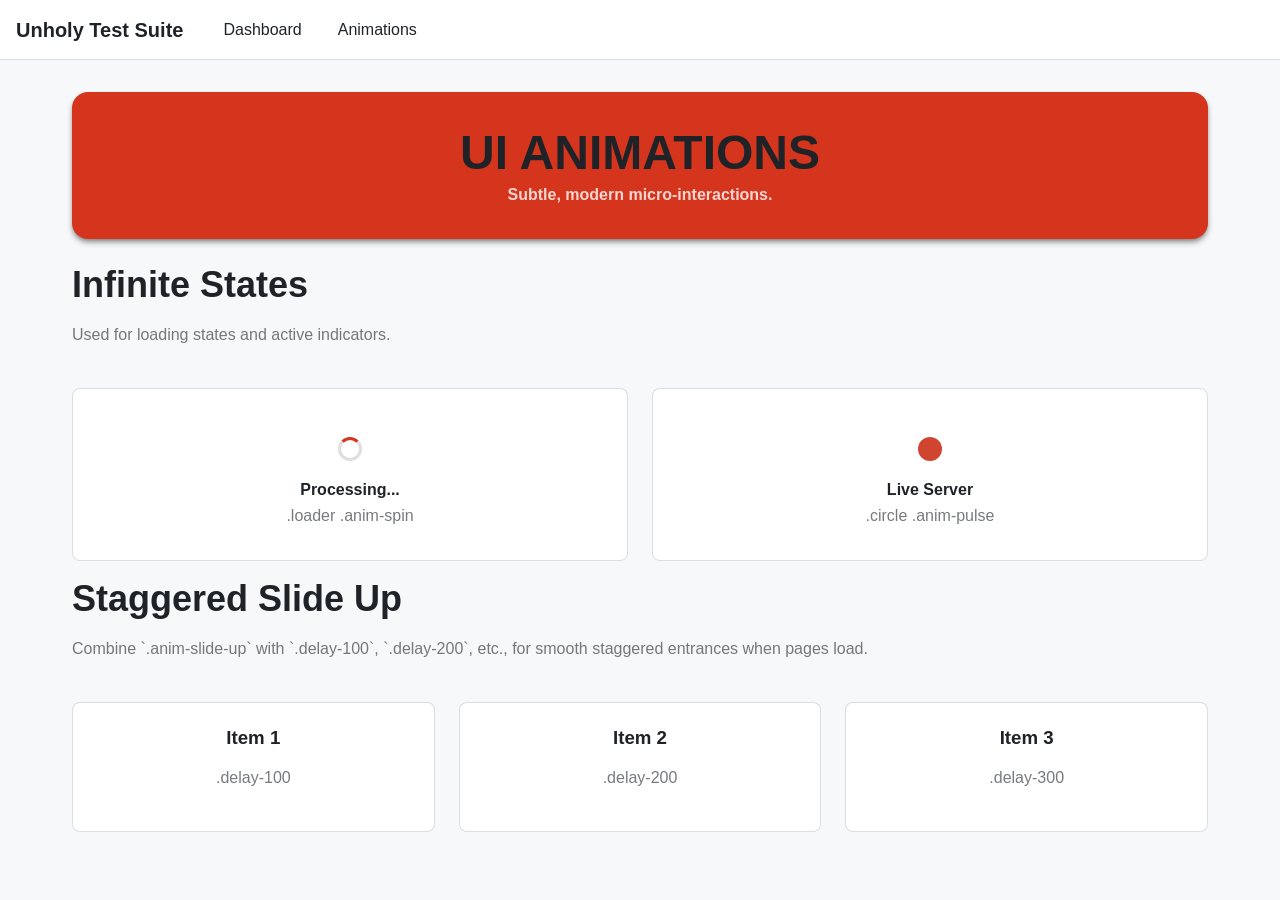
<file: test/test-animations.html>
<!DOCTYPE html>
<html lang="en">
<head>
    <meta charset="UTF-8">
    <meta name="viewport" content="width=device-width, initial-scale=1.0">
    <title>Test: Animations</title>
    <link rel="stylesheet" href="../unholy-core.css">
    <link rel="stylesheet" href="../unholy-utility.css">
    <link rel="stylesheet" href="../unholy-navigation.css">
    <!-- Import the new animations library -->
    <link rel="stylesheet" href="../unholy-animations.css">
</head>
<body>

    <nav class="navbar">
        <a href="index.html" class="nav-brand">Unholy Test Suite</a>
        <div class="nav-links">
            <a href="index.html" class="nav-item">Dashboard</a>
            <a href="test-animations.html" class="nav-item active">Animations</a>
        </div>
    </nav>

    <div class="container my-4">
        
        <!-- Header animates in immediately -->
        <div class="bg-main text-center shadow curved p-4 my-3 anim-slide-up">
            <h1 class="m-0 text-uppercase">UI Animations</h1>
            <p class="font-bold m-0" style="color: rgba(255,255,255,0.8);">Subtle, modern micro-interactions.</p>
        </div>

        <div class="row">
            <div class="box-large">
                <h2>Infinite States</h2>
                <p class="text-muted">Used for loading states and active indicators.</p>
            </div>
        </div>

        <div class="row items-center my-2 text-center">
            <div class="box-medium">
                <div class="card items-center justify-center p-4">
                    <!-- The Spinner -->
                    <div class="loader anim-spin my-2"></div>
                    <p class="font-bold m-0">Processing...</p>
                    <p class="text-muted text-sm m-0">.loader .anim-spin</p>
                </div>
            </div>
            
            <div class="box-medium">
                <div class="card items-center justify-center p-4">
                    <!-- The Pulse -->
                    <div class="circle anim-pulse my-2" style="width: 1.5rem; height: 1.5rem; background-color: var(--unholy-secondary);"></div>
                    <p class="font-bold m-0">Live Server</p>
                    <p class="text-muted text-sm m-0">.circle .anim-pulse</p>
                </div>
            </div>
        </div>

        <div class="row mt-4">
            <div class="box-large">
                <h2>Staggered Slide Up</h2>
                <p class="text-muted">Combine `.anim-slide-up` with `.delay-100`, `.delay-200`, etc., for smooth staggered entrances when pages load.</p>
            </div>
        </div>

        <div class="row">
            <!-- Card 1: 100ms delay -->
            <div class="box-small anim-slide-up delay-100">
                <div class="card text-center">
                    <h3 class="m-0">Item 1</h3>
                    <p class="text-muted my-2">.delay-100</p>
                </div>
            </div>
            
            <!-- Card 2: 200ms delay -->
            <div class="box-small anim-slide-up delay-200">
                <div class="card text-center">
                    <h3 class="m-0">Item 2</h3>
                    <p class="text-muted my-2">.delay-200</p>
                </div>
            </div>
            
            <!-- Card 3: 300ms delay -->
            <div class="box-small anim-slide-up delay-300">
                <div class="card text-center">
                    <h3 class="m-0">Item 3</h3>
                    <p class="text-muted my-2">.delay-300</p>
                </div>
            </div>
        </div>

    </div>

</body>
</html>
</file>
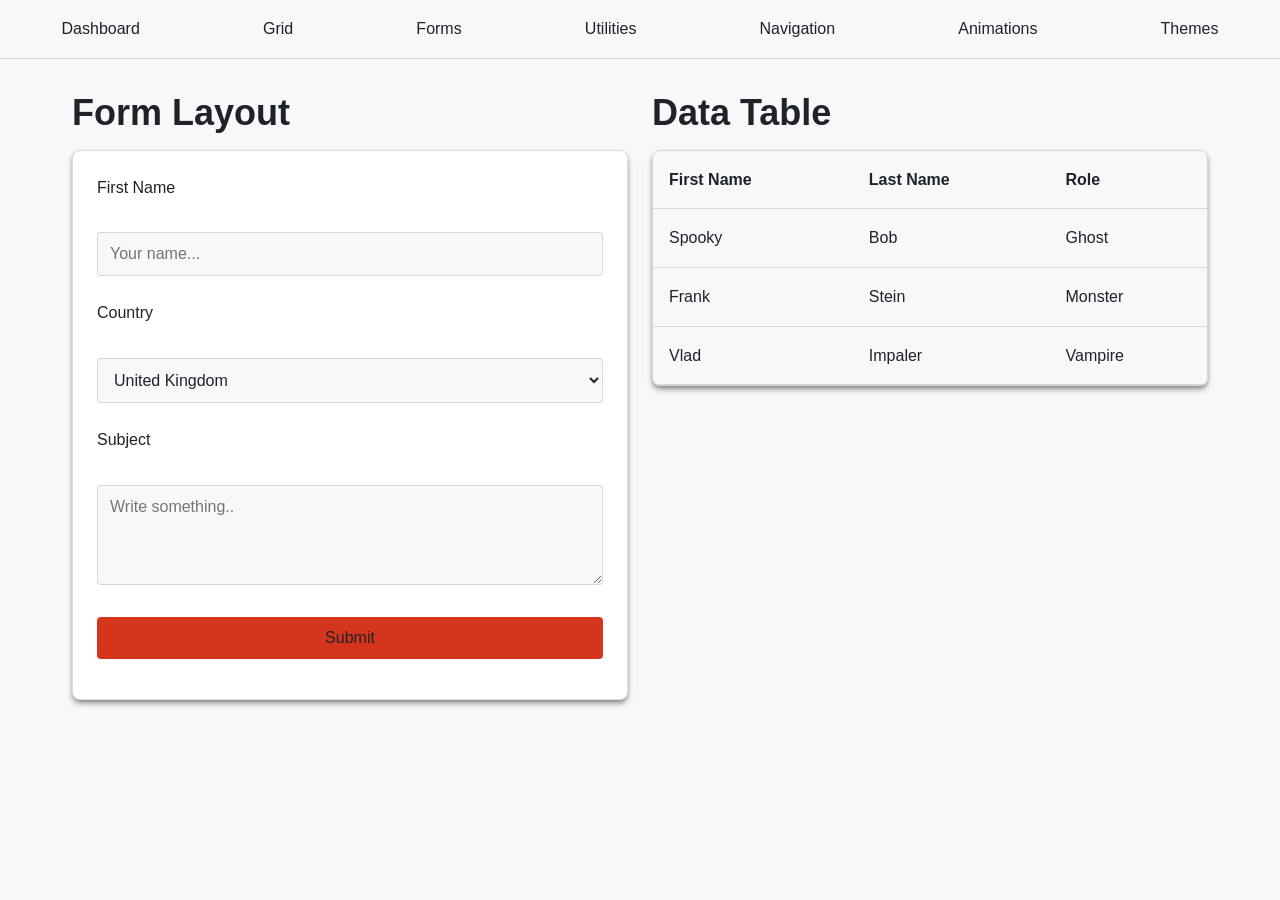
<file: test/test-forms.html>
<!DOCTYPE html>
<html lang="en">
<head>
    <meta charset="UTF-8">
    <meta name="viewport" content="width=device-width, initial-scale=1.0">
    <title>Test: Forms & Tables</title>
    <link rel="stylesheet" href="../unholy-core.css">
    <link rel="stylesheet" href="../unholy-utility.css">
    <link rel="stylesheet" href="../unholy-navigation.css">
    <link rel="stylesheet" href="../unholy-animations.css">
</head>
<body>

<nav id="hamnav">
    <label for="hamburger">&#9776; Main Menu</label>
    <input type="checkbox" id="hamburger"/>
    
    <div id="hamitems">
            <a href="index.html" class="nav-item">Dashboard</a>
            <a href="test-grid.html" class="nav-item">Grid</a>
            <a href="test-forms.html" class="nav-item active">Forms</a>
            <a href="test-utilities.html" class="nav-item">Utilities</a>
            <a href="test-navigation.html" class="nav-item">Navigation</a>
            <a href="test-animations.html" class="nav-item">Animations</a>
            <a href="test-themes.html" class="nav-item">Themes</a>
    </div>
</nav>
    <div class="container my-4">
        <div class="row">
            
            <div class="box-medium">
                <h2>Form Layout</h2>
                <div class="card shadow rounded border-thin">
                    <div class="card-content">
                        <form>
                            <div class="row">
                                <div class="col-25">
                                    <label for="fname">First Name</label>
                                </div>
                                <div class="col-75">
                                    <input type="text" id="fname" name="firstname" placeholder="Your name...">
                                </div>
                            </div>
                            <div class="row">
                                <div class="col-25">
                                    <label for="country">Country</label>
                                </div>
                                <div class="col-75">
                                    <select id="country" name="country">
                                        <option value="uk">United Kingdom</option>
                                        <option value="us">United States</option>
                                    </select>
                                </div>
                            </div>
                            <div class="row">
                                <div class="col-25">
                                    <label for="subject">Subject</label>
                                </div>
                                <div class="col-75">
                                    <textarea id="subject" name="subject" placeholder="Write something.." style="height:100px"></textarea>
                                </div>
                            </div>
                            <div class="row justify-between items-center my-2">
                                <input type="submit" value="Submit">
                            </div>
                        </form>
                    </div>
                </div>
            </div>

            <div class="box-medium">
                <h2>Data Table</h2>
                <div class="table-container shadow rounded border-thin">
                    <table>
                        <tr>
                            <th>First Name</th>
                            <th>Last Name</th>
                            <th>Role</th>
                        </tr>
                        <tr>
                            <td>Spooky</td>
                            <td>Bob</td>
                            <td>Ghost</td>
                        </tr>
                        <tr>
                            <td>Frank</td>
                            <td>Stein</td>
                            <td>Monster</td>
                        </tr>
                        <tr>
                            <td>Vlad</td>
                            <td>Impaler</td>
                            <td>Vampire</td>
                        </tr>
                    </table>
                </div>
            </div>

        </div>
    </div>

</body>
</html>
</file>
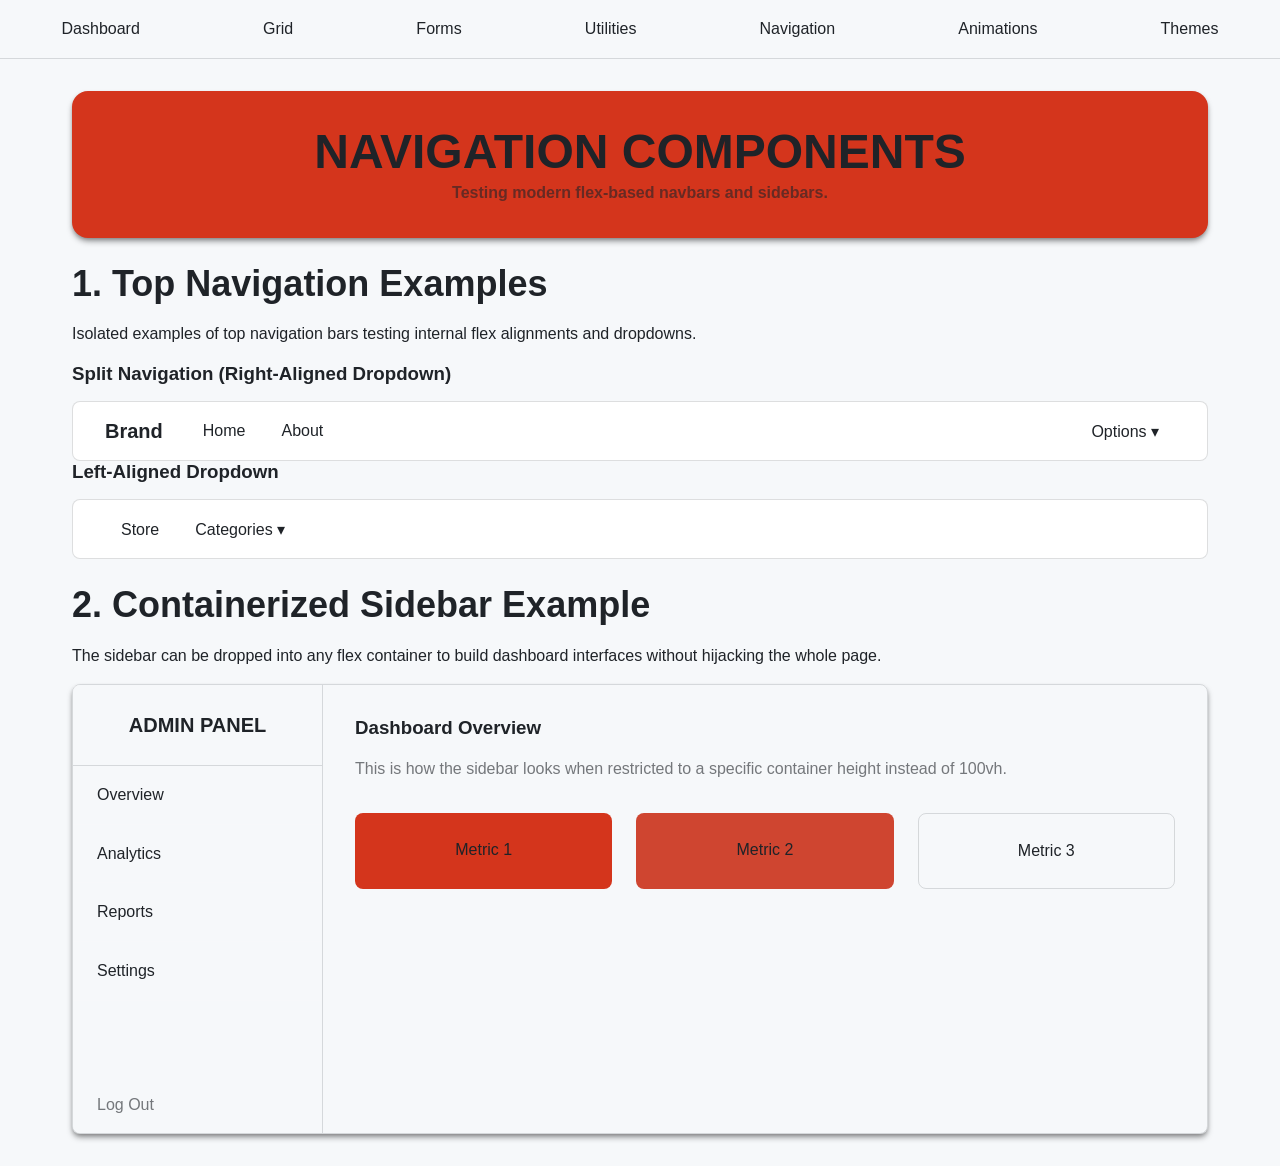
<file: test/test-navigation.html>
<!DOCTYPE html>
<html lang="en">
<head>
    <meta charset="UTF-8">
    <meta name="viewport" content="width=device-width, initial-scale=1.0">
    <title>Test: Navigation</title>
    <link rel="stylesheet" href="../unholy-core.css">
    <link rel="stylesheet" href="../unholy-utility.css">
    <link rel="stylesheet" href="../unholy-navigation.css">
    <link rel="stylesheet" href="../unholy-animations.css">
</head>
<body>

    <!-- Main Site Navigation -->
    <nav id="hamnav">
        <label for="hamburger">&#9776; Main Menu</label>
        <input type="checkbox" id="hamburger"/>
        
        <div id="hamitems">
            <a href="index.html" class="nav-item">Dashboard</a>
            <a href="test-grid.html" class="nav-item">Grid</a>
            <a href="test-forms.html" class="nav-item">Forms</a>
            <a href="test-utilities.html" class="nav-item">Utilities</a>
            <a href="test-navigation.html" class="nav-item active">Navigation</a>
            <a href="test-animations.html" class="nav-item">Animations</a>
            <a href="test-themes.html" class="nav-item">Themes</a>
        </div>
    </nav>

    <div class="container my-4">
        
        <div class="bg-main text-center shadow shadow-hover curved p-4 my-3">
            <h1 class="m-0 text-uppercase">Navigation Components</h1>
            <p class="text-muted m-0 font-bold">Testing modern flex-based navbars and sidebars.</p>
        </div>

        <div class="row">
            <div class="box-large">
                <h2>1. Top Navigation Examples</h2>
                <p>Isolated examples of top navigation bars testing internal flex alignments and dropdowns.</p>
                
                <h3 class="mt-4">Split Navigation (Right-Aligned Dropdown)</h3>
                <nav class="navbar border-thin rounded">
                    <a href="#" class="nav-brand" style="margin-left: 1rem;">Brand</a>
                    <div class="nav-links">
                        <a href="#" class="nav-item active">Home</a>
                        <a href="#" class="nav-item">About</a>
                    </div>
                    
                    <div class="nav-links ml-auto" style="margin-right: 1rem;">
                        <div class="dropdown dropdown-right">
                            <button class="nav-item">Options ▾</button>
                            <div class="dropdown-content">
                                <a href="#" class="nav-item">Action 1</a>
                                <a href="#" class="nav-item">Action 2</a>
                            </div>
                        </div>
                    </div>
                </nav>

                <h3 class="mt-4">Left-Aligned Dropdown</h3>
                <nav class="navbar border-thin rounded">
                    <div class="nav-links" style="margin-left: 1rem;">
                        <a href="#" class="nav-item active">Store</a>
                        <div class="dropdown">
                            <button class="nav-item">Categories ▾</button>
                            <div class="dropdown-content">
                                <a href="#" class="nav-item">Apparel</a>
                                <a href="#" class="nav-item">Accessories</a>
                            </div>
                        </div>
                    </div>
                </nav>
            </div>
        </div>

        <div class="row mt-4">
            <div class="box-large">
                <h2>2. Containerized Sidebar Example</h2>
                <p>The sidebar can be dropped into any flex container to build dashboard interfaces without hijacking the whole page.</p>
                
                <!-- Mock Dashboard Container -->
                <div class="border-thin rounded shadow d-flex" style="height: 450px; overflow: hidden;">
                    
                    <!-- Sidebar Component -->
                    <nav class="sidebar">
                        <a href="#" class="nav-brand text-uppercase">Admin Panel</a>
                        <a href="#" class="nav-item active">Overview</a>
                        <a href="#" class="nav-item">Analytics</a>
                        <a href="#" class="nav-item">Reports</a>
                        <a href="#" class="nav-item">Settings</a>
                        
                        <div style="margin-top: auto;">
                            <a href="#" class="nav-item text-muted">Log Out</a>
                        </div>
                    </nav>

                    <!-- Mock Main Content -->
                    <div class="p-4" style="flex-grow: 1; background-color: rgba(255, 255, 255, 0.02); overflow-y: auto;">
                        <h3>Dashboard Overview</h3>
                        <p class="text-muted">This is how the sidebar looks when restricted to a specific container height instead of 100vh.</p>
                        
                        <div class="row my-4">
                            <div class="box-small bg-main rounded p-3 text-center">Metric 1</div>
                            <div class="box-small bg-secondary rounded p-3 text-center">Metric 2</div>
                            <div class="box-small border-thin rounded p-3 text-center">Metric 3</div>
                        </div>
                    </div>

                </div>
            </div>
        </div>

    </div>

</body>
</html>
</file>
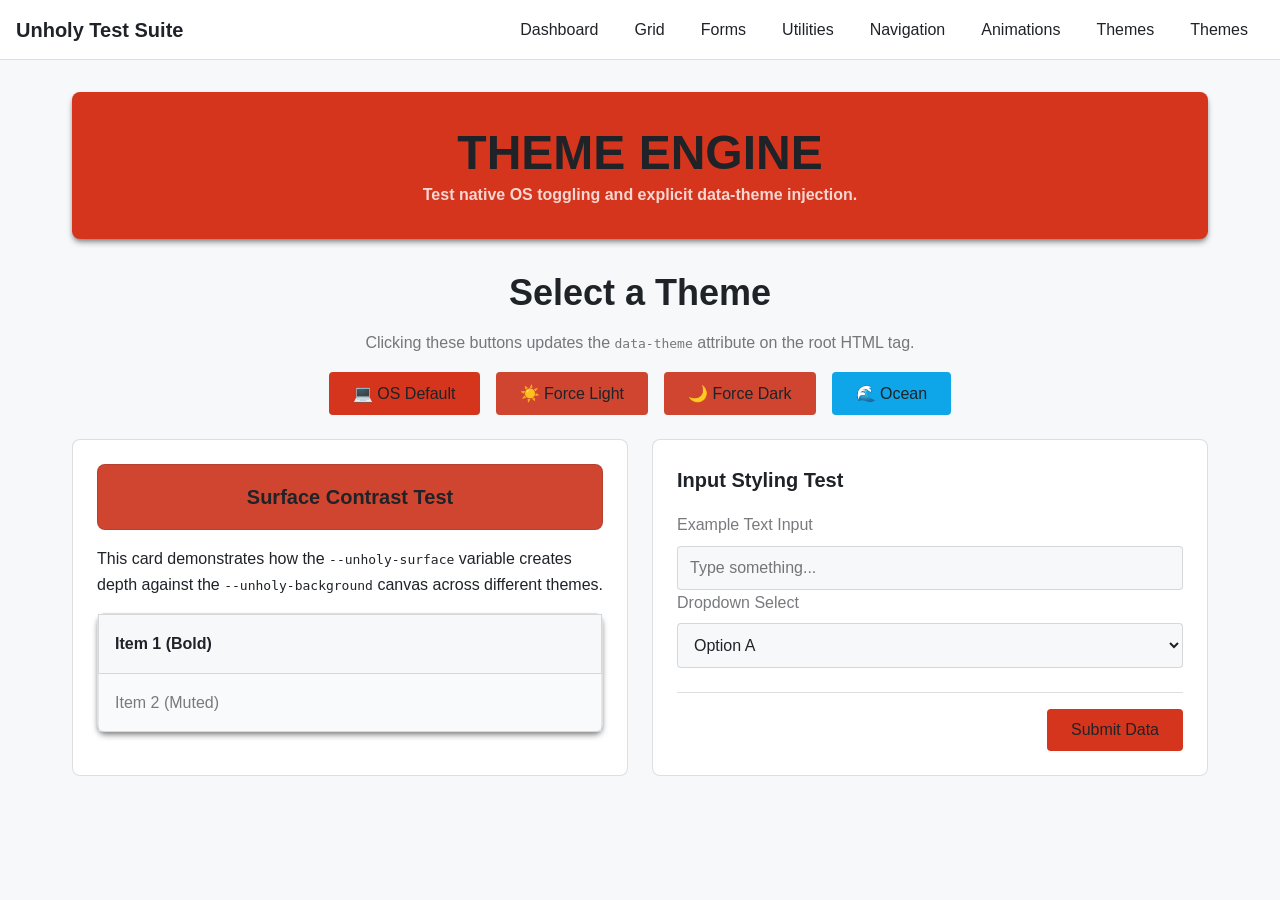
<file: test/test-themes.html>
<!DOCTYPE html>
<html lang="en">
<head>
    <meta charset="UTF-8">
    <meta name="viewport" content="width=device-width, initial-scale=1.0">
    <title>Test: Multiple Themes</title>
    <link rel="stylesheet" href="../unholy-core.css">
    <link rel="stylesheet" href="../unholy-utility.css">
    <link rel="stylesheet" href="../unholy-navigation.css">
</head>
<body>

    <nav class="navbar">
        <a href="index.html" class="nav-brand">Unholy Test Suite</a>
        <div class="nav-links ml-auto">
            <a href="index.html" class="nav-item">Dashboard</a>
            <a href="test-grid.html" class="nav-item">Grid</a>
            <a href="test-forms.html" class="nav-item">Forms</a>
            <a href="test-utilities.html" class="nav-item">Utilities</a>
            <a href="test-navigation.html" class="nav-item">Navigation</a>
            <a href="test-animations.html" class="nav-item">Animations</a>
            <a href="test-themes.html" class="nav-item">Themes</a>
            <a href="test-themes.html" class="nav-item active">Themes</a>
        </div>
    </nav>

    <div class="container my-4">
        
        <div class="bg-main text-center shadow rounded p-4 my-4">
            <h1 class="m-0 text-uppercase">Theme Engine</h1>
            <p class="font-bold m-0" style="color: rgba(255,255,255,0.8);">Test native OS toggling and explicit data-theme injection.</p>
        </div>

        <div class="row">
            <div class="box-large text-center">
                <h2>Select a Theme</h2>
                <p class="text-muted">Clicking these buttons updates the <code>data-theme</code> attribute on the root HTML tag.</p>
                
                <div class="d-flex justify-center" style="gap: 1rem;">
                    <!-- 'auto' removes the attribute, falling back to OS settings -->
                    <button class="button" onclick="setTheme('auto')">💻 OS Default</button>
                    <button class="button bg-secondary" onclick="setTheme('light')">☀️ Force Light</button>
                    <button class="button bg-secondary" onclick="setTheme('dark')">🌙 Force Dark</button>
                    <!-- Custom Ocean theme -->
                    <button class="button" style="background-color: #0ea5e9;" onclick="setTheme('ocean')">🌊 Ocean</button>
                </div>
            </div>
        </div>

        <div class="row mt-4">
            <div class="box-medium">
                <div class="card shadow-hover">
                    <div class="card-header border-thin rounded p-2 text-center bg-secondary">
                        Surface Contrast Test
                    </div>
                    <div class="card-content mt-3">
                        <p>This card demonstrates how the <code>--unholy-surface</code> variable creates depth against the <code>--unholy-background</code> canvas across different themes.</p>
                        <ul class="list border-thin rounded shadow">
                            <li class="list-item font-bold">Item 1 (Bold)</li>
                            <li class="list-item text-muted">Item 2 (Muted)</li>
                        </ul>
                    </div>
                </div>
            </div>

            <div class="box-medium">
                <div class="card shadow-hover">
                    <div class="card-header">
                        Input Styling Test
                    </div>
                    <div class="card-content">
                        <label class="text-muted text-sm">Example Text Input</label>
                        <input type="text" placeholder="Type something..." class="mb-3">
                        
                        <label class="text-muted text-sm">Dropdown Select</label>
                        <select>
                            <option>Option A</option>
                            <option>Option B</option>
                        </select>
                    </div>
                    <div class="card-action text-right">
                        <button class="button">Submit Data</button>
                    </div>
                </div>
            </div>
        </div>

    </div>

    <!-- The Theme Toggler Script -->
    <script>
        function setTheme(themeName) {
            if (themeName === 'auto') {
                // Remove the attribute entirely to rely on OS default media queries
                document.documentElement.removeAttribute('data-theme');
            } else {
                // Force a specific theme
                document.documentElement.setAttribute('data-theme', themeName);
            }
        }
    </script>
</body>
</html>
</file>
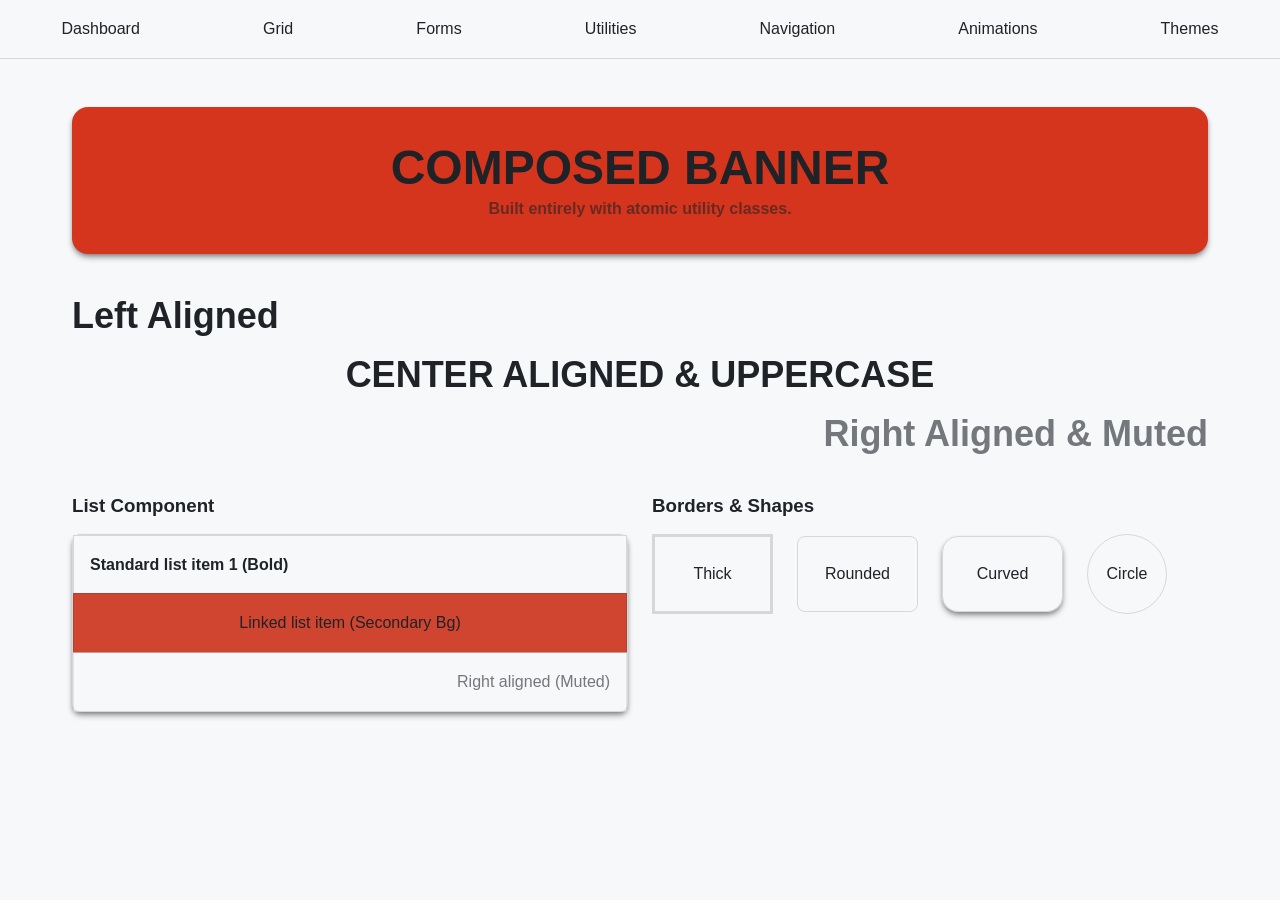
<file: test/test-utilities.html>
<!DOCTYPE html>
<html lang="en">
<head>
    <meta charset="UTF-8">
    <meta name="viewport" content="width=device-width, initial-scale=1.0">
    <title>Test: Utilities</title>
    <link rel="stylesheet" href="../unholy-core.css">
    <link rel="stylesheet" href="../unholy-utility.css">
    <link rel="stylesheet" href="../unholy-navigation.css">
    <link rel="stylesheet" href="../unholy-animations.css">
</head>
<body>

<nav id="hamnav">
    <label for="hamburger">&#9776; Main Menu</label>
    <input type="checkbox" id="hamburger"/>
    
    <div id="hamitems">
            <a href="index.html" class="nav-item">Dashboard</a>
            <a href="test-grid.html" class="nav-item">Grid</a>
            <a href="test-forms.html" class="nav-item">Forms</a>
            <a href="test-utilities.html" class="nav-item active">Utilities</a>
            <a href="test-navigation.html" class="nav-item">Navigation</a>
            <a href="test-animations.html" class="nav-item">Animations</a>
            <a href="test-themes.html" class="nav-item">Themes</a>
    </div>
</nav>

    <div class="container my-4">
        
        <div class="row">
            <div class="box-large">
                <div class="bg-main text-center shadow shadow-hover curved p-4 my-2">
                    <h1 class="m-0 text-uppercase">Composed Banner</h1>
                    <p class="text-muted m-0 font-bold">Built entirely with atomic utility classes.</p>
                </div>
            </div>
        </div>

        <div class="row">
            <div class="box-large">
                <h2 class="text-left">Left Aligned</h2>
                <h2 class="text-center text-uppercase">Center Aligned & Uppercase</h2>
                <h2 class="text-right text-muted">Right Aligned & Muted</h2>
            </div>
        </div>

        <div class="row">
            
            <div class="box-medium">
                <h3>List Component</h3>
                <ul class="list shadow rounded border-thin">
                    <li class="list-item font-bold">Standard list item 1 (Bold)</li>
                    <a href="#" class="list-item text-center bg-secondary">Linked list item (Secondary Bg)</a>
                    <li class="list-item text-right text-muted">Right aligned (Muted)</li>
                </ul>
            </div>

            <div class="box-medium">
                <h3>Borders & Shapes</h3>
                <div class="row items-center">
                    <div class="box-small text-center">
                        <div class="border-thick p-3">Thick</div>
                    </div>
                    <div class="box-small text-center">
                        <div class="rounded border-thin p-3">Rounded</div>
                    </div>
                    <div class="box-small text-center">
                        <div class="curved border-thin shadow shadow-hover p-3">Curved</div>
                    </div>
                    <div class="box-small text-center d-flex justify-center">
                        <div class="circle border-thin d-flex items-center justify-center" style="width: 80px; height: 80px;">Circle</div>
                    </div>
                </div>
            </div>

        </div>
    </div>

</body>
</html>
</file>
<file: unholy-core.css>
@import url('https://rsms.me/inter/inter.css');
@import "core/unholy-variables.css";

/* --- 1. Modern Reset & Base --- */
*, *::before, *::after { 
    box-sizing: border-box; 
    margin: 0; 
    padding: 0; 
}

html {
    font-family: 'Inter var', 'Inter', sans-serif;
    color-scheme: dark light;
    line-height: 1.6;
    -webkit-text-size-adjust: 100%;
}

body {
    background-color: var(--unholy-background);
    color: var(--unholy-font);
    min-height: 100vh;
    /* Smoothly animate background and text colors when themes change */
    transition: background-color 0.3s ease, color 0.3s ease;
}

/* Fluid Typography */
h1, h2, h3, h4, h5, h6 { line-height: 1.2; margin-block-end: 1rem; }
h1 { font-size: clamp(2rem, 5vw, 3rem); }
h2 { font-size: clamp(1.5rem, 4vw, 2.25rem); }
p { margin-block-end: 1rem; }

/* --- 2. Layout & Grid (Gap-based) --- */
.container {
    width: 100%;
    max-width: 1200px;
    margin-inline: auto;
    padding-inline: clamp(1rem, 3vw, 2rem);
}

.row {
    display: flex;
    flex-wrap: wrap;
    gap: 1.5rem;
    margin-block-end: 1.5rem;
}

/* Mobile First: All boxes span 100% vertically */
.row > * {
    flex: 1 1 100%;
    display: flex;
    flex-direction: column;
}

/* Tablet Tier (~600px+): Introduce 2-column layouts to prevent squishing */
@media screen and (min-width: 600px) {
    .box-small  { flex: 1 1 calc(50% - 1.5rem); } 
    .box-medium { flex: 1 1 calc(50% - 1.5rem); }
    .box-large  { flex: 1 1 100%; }
}

/* Desktop Tier (~900px+): Full multi-column layout */
@media screen and (min-width: 900px) {
    .box-small  { flex: 1 1 calc(25% - 1.5rem); } 
    .box-medium { flex: 1 1 calc(50% - 1.5rem); }
    .box-large  { flex: 1 1 100%; }
}

/* --- 3. Interactive Elements --- */
a {
    color: var(--unholy-main);
    text-decoration: none;
    transition: color 0.2s ease;
}

a:hover, a:active { color: var(--unholy-secondary); }

a.button, button, input[type="submit"] {
    display: inline-block;
    padding: 0.75rem 1.5rem;
    color: var(--unholy-font);
    background-color: var(--unholy-main);
    border: none;
    border-radius: 0.25rem;
    font-family: inherit;
    font-size: 1rem;
    cursor: pointer;
    text-align: center;
    transition: background-color 0.2s ease;
}

a.button:hover, button:hover, input[type="submit"]:hover { 
    background-color: var(--unholy-secondary); 
}

/* --- 4. Forms --- */
input, select, textarea {
    width: 100%;
    padding: 0.75rem;
    margin-block-start: 0.5rem;
    border: 1px solid var(--unholy-border);
    background-color: var(--unholy-background); /* Swapped to background to look recessed */
    color: inherit;
    border-radius: 0.25rem;
    font-family: inherit;
    font-size: 1rem;
    transition: border-color 0.2s ease, box-shadow 0.2s ease;
}

input:focus, select:focus, textarea:focus {
    outline: none;
    border-color: var(--unholy-main);
    box-shadow: 0 0 0 3px rgba(218, 54, 51, 0.15); /* Modern glow focus ring */
}

label { display: block; font-weight: 500; }

/* --- 5. Components (Cards & Lists) --- */
.card {
    background-color: var(--unholy-surface); /* Uses the new elevated color */
    color: var(--unholy-font);
    display: flex;
    flex-direction: column;
    flex-grow: 1;
    padding: 1.5rem;
    border: 1px solid var(--unholy-border);
    border-radius: 0.5rem; /* Add a slight default radius to soften the edges */
}

.card-header { margin-block-end: 1rem; font-weight: 600; font-size: 1.25rem; }
.card-content { flex-grow: 1; }
.card-action { margin-block-start: 1.5rem; padding-block-start: 1rem; border-top: 1px solid var(--unholy-border); }

.list { list-style: none; }
.list-item {
    display: block;
    padding: 1rem;
    background-color: var(--unholy-background);
    border: 1px solid var(--unholy-border);
    margin-block-end: -1px;
}

a.list-item:hover { background-color: rgba(255, 255, 255, 0.05); }

/* --- 6. Media & Tables --- */
img, picture, video, canvas, svg {
    display: block;
    max-width: 100%;
    height: auto;
}

.table-container { overflow-x: auto; margin-block-end: 1.5rem; }
table { width: 100%; border-collapse: collapse; }
th, td { text-align: left; padding: 1rem; border-bottom: 1px solid var(--unholy-border); }
tr:nth-child(even) { background-color: rgba(255, 255, 255, 0.02); }

::selection { color: var(--unholy-font); background: var(--unholy-main); }
</file>
<file: unholy-utility.css>
@import "core/unholy-variables.css";

/* ==========================================================================
   1. Text Alignment & Style
   ========================================================================== */
.text-left   { text-align: left; }
.text-center { text-align: center; }
.text-right  { text-align: right; }

.text-uppercase { text-transform: uppercase; }
.text-muted     { opacity: 0.6; }
.font-bold      { font-weight: 700; }

/* ==========================================================================
   2. Spacing (Margin & Padding Scale)
   ========================================================================== */
/* Margins */
.m-0 { margin: 0; }
.m-1 { margin: 0.5rem; }
.m-2 { margin: 1rem; }
.m-3 { margin: 1.5rem; }
.m-4 { margin: 2rem; }

/* Block Spacing (Top/Bottom) */
.my-0 { margin-block: 0; }
.my-1 { margin-block: 0.5rem; }
.my-2 { margin-block: 1rem; }
.my-3 { margin-block: 1.5rem; }
.my-4 { margin-block: 2rem; }

/* Padding */
.p-0 { padding: 0; }
.p-1 { padding: 0.5rem; }
.p-2 { padding: 1rem; }
.p-3 { padding: 1.5rem; }
.p-4 { padding: 2rem; }

/* Inline Padding (Left/Right) */
.px-1 { padding-inline: 0.5rem; }
.px-2 { padding-inline: 1rem; }
.px-3 { padding-inline: 1.5rem; }
.px-4 { padding-inline: 2rem; }

/* ==========================================================================
   3. Borders & Shapes (Isolated from Shadows)
   ========================================================================== */
.border-thin  { border: 1px solid var(--unholy-border); }
.border-thick { border: 3px solid var(--unholy-border); }
.border-none  { border: none; }

.rounded-sm { border-radius: 0.25rem; }
.rounded    { border-radius: 0.5rem; }
.curved     { border-radius: 1rem; }
.circle     { border-radius: 50%; }

/* ==========================================================================
   4. Pure Shadows
   ========================================================================== */
.shadow {
    box-shadow: 0 4px 6px -1px rgba(0, 0, 0, 0.4), 0 2px 4px -1px rgba(0, 0, 0, 0.2);
    transition: box-shadow 0.2s ease, border-color 0.2s ease;
}

.shadow-hover:hover {
    box-shadow: 0 10px 15px -3px rgba(0, 0, 0, 0.5), 0 4px 6px -2px rgba(0, 0, 0, 0.3);
}

/* ==========================================================================
   5. Quick Flexbox Modifiers
   ========================================================================== */
.d-flex         { display: flex; }
.flex-col       { flex-direction: column; }
.flex-row       { flex-direction: row; }
.justify-center { justify-content: center; }
.justify-between{ justify-content: space-between; }
.items-center   { align-items: center; }

/* ==========================================================================
   6. Display & Theme Colors
   ========================================================================== */
.hidden { display: none !important; }

.bg-main      { background-color: var(--unholy-main); color: var(--unholy-font); }
.bg-secondary { background-color: var(--unholy-secondary); color: var(--unholy-font); }
</file>
<file: unholy-navigation.css>
@import "core/unholy-variables.css";

/* --- 1. The Modern Navbar --- */
.navbar {
    background-color: var(--unholy-surface); /* Matches the cards */
    display: flex;
    align-items: center;
    padding: 0 1rem;
    min-height: 60px;
    border-bottom: 1px solid var(--unholy-border);
    position: relative;
}

.nav-brand {
    font-size: 1.25rem;
    font-weight: bold;
    color: var(--unholy-font);
    text-decoration: none;
    margin-right: 1.5rem;
}

.nav-links {
    display: flex;
    align-items: center;
    gap: 0.25rem;
}

.nav-item {
    display: flex;
    align-items: center;
    color: var(--unholy-font);
    padding: 0.5rem 1rem;
    text-decoration: none;
    border-radius: 0.25rem;
    transition: background-color 0.2s ease;
    cursor: pointer;
    border: none;
    background: none;
    font-size: 1rem;
    font-family: inherit;
}

.nav-item:hover, .dropdown:hover .nav-item { 
    background-color: rgba(255, 255, 255, 0.1); 
}

.nav-item.active { 
    .nav-item.active { 
    background-color: rgba(218, 54, 51, 0.1); /* 10% opacity of the main red */
    color: var(--unholy-main);
    font-weight: 600;
}
}

.ml-auto { margin-left: auto; }

/* --- 2. Dropdowns --- */
.dropdown {
    position: relative;
    display: inline-flex; /* FIX: Forces wrapper to shrink-wrap the button */
    align-items: center;
}

.dropdown-content {
    display: none;
    position: absolute;
    background-color: var(--unholy-background);
    min-width: 180px;
    box-shadow: 0 8px 16px rgba(0, 0, 0, 0.4);
    z-index: 200;
    border: 1px solid var(--unholy-border);
    border-radius: 0.25rem;
    flex-direction: column;
    top: 100%; 
    left: 0;
    margin-top: 0.25rem;
    overflow: hidden;
    background-color: var(--unholy-surface); /* Elevated surface */
    border: 1px solid var(--unholy-border);
    box-shadow: 0 10px 24px rgba(0, 0, 0, 0.5); /* Stronger shadow for depth in dark mode */
}

.dropdown-right .dropdown-content {
    right: 0;
    left: auto;
}

.dropdown-content .nav-item {
    justify-content: flex-start;
    width: 100%;
    border-radius: 0;
    border-bottom: 1px solid rgba(255, 255, 255, 0.05);
    padding: 0.75rem 1rem;
}

.dropdown-content .nav-item:last-child { border-bottom: none; }

.dropdown:hover .dropdown-content { display: flex; }

/* --- 3. Hamburger Nav (Mobile Sticky) --- */
#hamnav {
    width: 100%;
    background: var(--unholy-background);
    position: sticky;
    top: 0;
    z-index: 100;
    border-bottom: 1px solid var(--unholy-border);
}

#hamnav label, #hamburger { display: none; }

#hamitems {
    display: flex;
    width: 100%;
}

#hamitems .nav-item {
    flex-grow: 1;
    justify-content: center;
    border-radius: 0;
    padding: 1rem;
}

@media screen and (max-width: 768px) {
    #hamnav label { 
        display: block; 
        color: var(--unholy-font);
        padding: 1rem;
        cursor: pointer;
        font-size: 1.2rem;
        font-weight: bold;
    }

    #hamnav label:hover { background-color: rgba(255, 255, 255, 0.1); }

    #hamitems {
        display: none;
        flex-direction: column;
    }

    #hamitems .nav-item {
        justify-content: flex-start;
        border-top: 1px solid var(--unholy-border);
    }

    #hamnav input:checked ~ #hamitems { display: flex; }
}

/* --- 4. Sidebar Navigation --- */
/* --- 4. Sidebar Navigation --- */
.sidebar {
    height: 100%; /* Changed from 100vh to fit inside containers */
    min-height: 300px;
    width: 250px;
    background-color: var(--unholy-background);
    border-right: 1px solid var(--unholy-border);
    display: flex;
    flex-direction: column;
    overflow-y: auto;
}

.sidebar .nav-brand {
    padding: 1.5rem 1rem;
    margin: 0;
    border-bottom: 1px solid var(--unholy-border);
    display: block;
    text-align: center;
}

.sidebar .nav-item {
    justify-content: flex-start;
    border-radius: 0;
    padding: 1rem 1.5rem;
    border-bottom: 1px solid rgba(255, 255, 255, 0.05);
}

.sidebar .nav-item:last-child { border-bottom: none; }
</file>
<file: unholy-animations.css>
@import "core/unholy-variables.css";

/* ==========================================================================
   1. Animation Variables
   ========================================================================== */
:root {
    --unholy-anim-fast: 150ms;
    --unholy-anim-base: 300ms;
    --unholy-anim-slow: 500ms;
    --unholy-ease: cubic-bezier(0.4, 0, 0.2, 1);
}

/* ==========================================================================
   2. Keyframes
   ========================================================================== */
@keyframes fadeIn {
    from { opacity: 0; }
    to { opacity: 1; }
}

@keyframes slideUp {
    from { opacity: 0; transform: translateY(1rem); }
    to { opacity: 1; transform: translateY(0); }
}

@keyframes spin {
    from { transform: rotate(0deg); }
    to { transform: rotate(360deg); }
}

@keyframes pulse {
    0%, 100% { opacity: 1; }
    50% { opacity: 0.4; }
}

/* ==========================================================================
   3. Utility Classes (One-Time Transitions)
   ========================================================================== */
.anim-fade-in { 
    animation: fadeIn var(--unholy-anim-base) var(--unholy-ease) forwards; 
}

.anim-slide-up { 
    animation: slideUp var(--unholy-anim-base) var(--unholy-ease) forwards; 
}

/* Staggering delays for lists or card grids */
.delay-100 { animation-delay: 100ms; opacity: 0; }
.delay-200 { animation-delay: 200ms; opacity: 0; }
.delay-300 { animation-delay: 300ms; opacity: 0; }

/* ==========================================================================
   4. Utility Classes (Infinite Loops)
   ========================================================================== */
.anim-spin { 
    animation: spin 1s linear infinite; 
}

.anim-pulse { 
    animation: pulse 2s cubic-bezier(0.4, 0, 0.6, 1) infinite; 
}

/* Base Loader Component (Requires .anim-spin) */
.loader {
    display: inline-block;
    width: 1.5rem;
    height: 1.5rem;
    border: 3px solid var(--unholy-border);
    border-radius: 50%;
    border-top-color: var(--unholy-main);
}

/* ==========================================================================
   5. Accessibility: Respect System Preferences
   ========================================================================== */
@media (prefers-reduced-motion: reduce) {
    *, ::before, ::after {
        animation-duration: 0.01ms !important;
        animation-iteration-count: 1 !important;
        transition-duration: 0.01ms !important;
        scroll-behavior: auto !important;
    }
}
</file>
